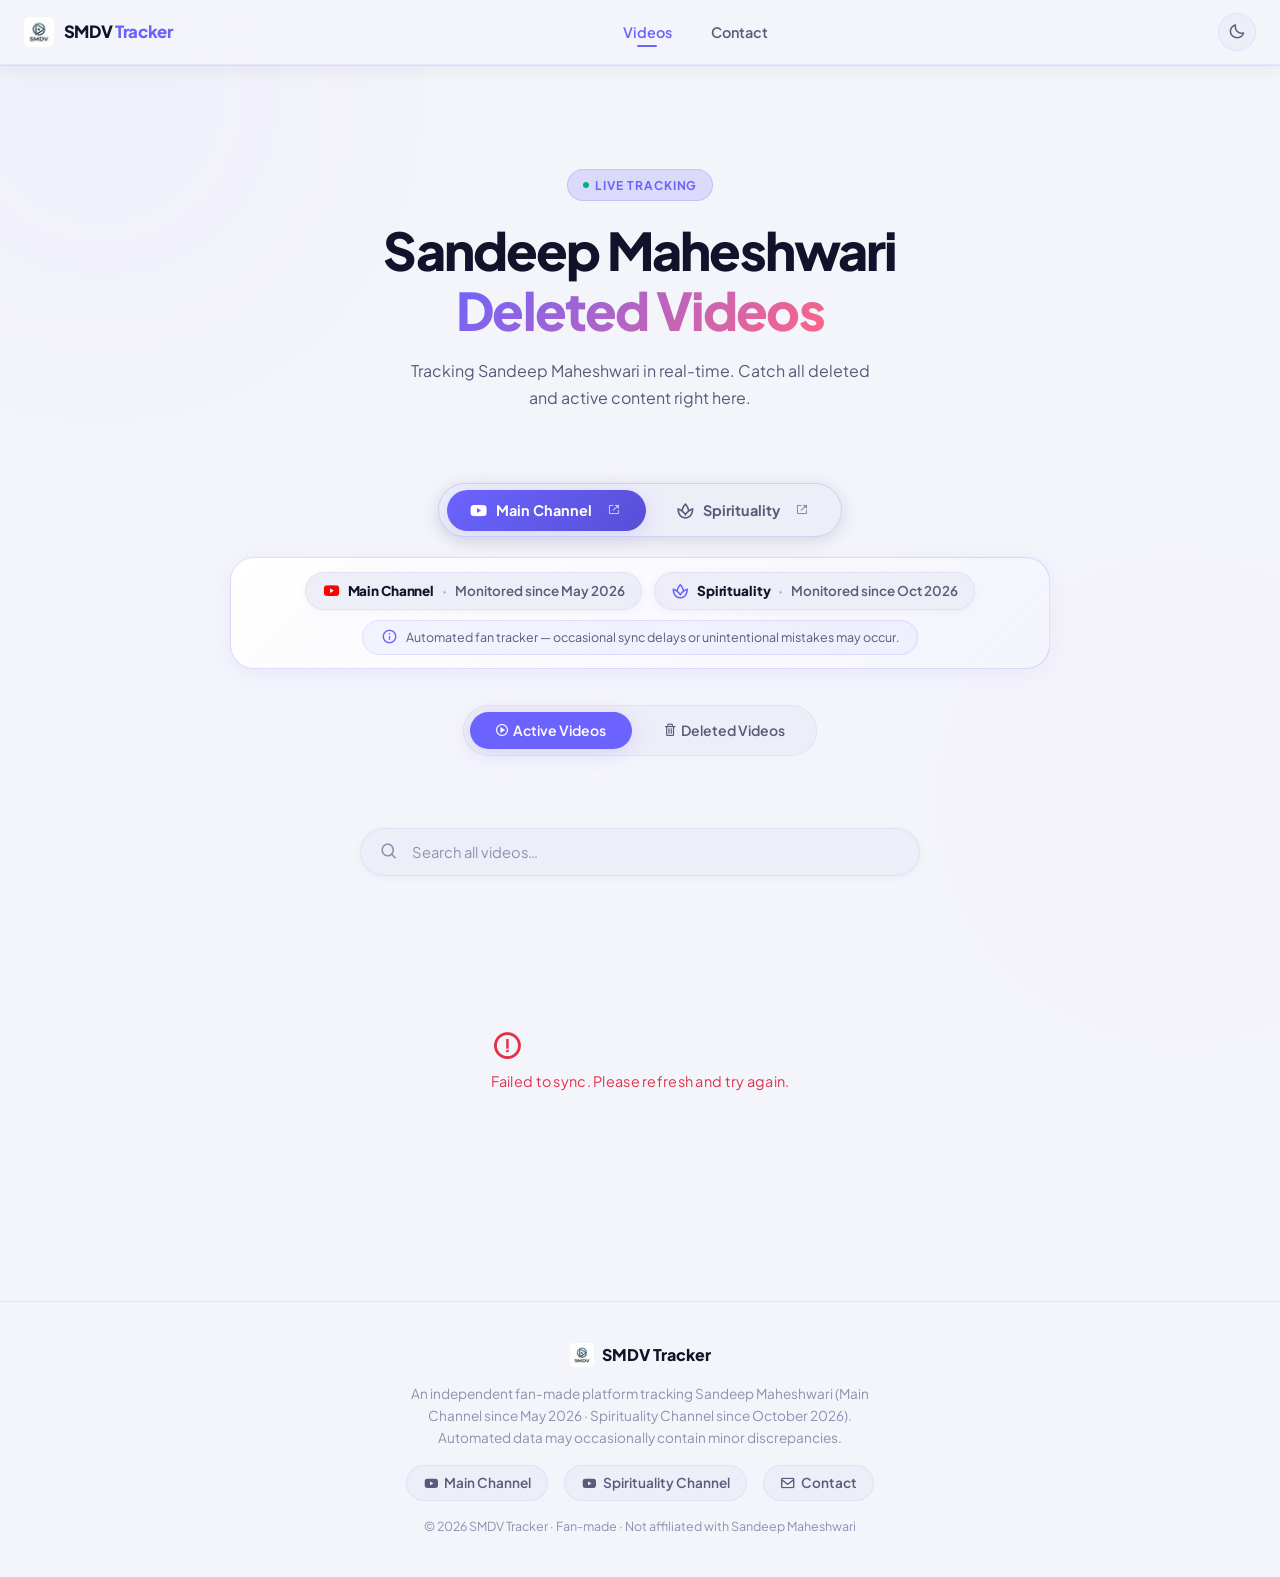
<file: docs/index.html>
<!DOCTYPE html>
<html lang="en" data-theme="light">

<head>
    <meta charset="UTF-8">
    <meta name="viewport" content="width=device-width, initial-scale=1.0">
    <title>SMDV Tracker | Sandeep Maheshwari Deleted Videos</title>
    <meta name="description"
        content="Track Sandeep Maheshwari's active and deleted YouTube videos in real-time. A fan-made platform to help you stay updated.">
    <meta name="theme-color" content="#f4f4fb">

    <!-- Fonts -->
    <link rel="preconnect" href="https://fonts.googleapis.com">
    <link rel="preconnect" href="https://fonts.gstatic.com" crossorigin>
    <link
        href="https://fonts.googleapis.com/css2?family=Inter:wght@400;600;700;800&family=Plus+Jakarta+Sans:wght@400;500;600;700;800;900&display=swap"
        rel="stylesheet">

    <!-- Icons -->
    <link href="https://unpkg.com/boxicons@2.1.4/css/boxicons.min.css" rel="stylesheet">

    <!-- Styles -->
    <link rel="stylesheet" href="css/style.css">

    <!-- Favicon -->
    <link rel="icon" type="image/png" href="images/logo.png">
</head>

<body>

    <!-- ░░ NAVBAR ░░ -->
    <nav class="navbar" role="navigation" aria-label="Main navigation">
        <div class="nav-container">
            <!-- Logo -->
            <a class="logo" href="#" id="logo-home" aria-label="SMDV Tracker Home">
                <img src="images/logo.png" alt="SMDV Logo">
                <span class="logo-text">SMDV <span>Tracker</span></span>
            </a>

            <!-- Desktop Nav Links -->
            <ul class="nav-links" role="list">
                <li><button class="nav-btn active" id="nav-videos" aria-current="page">Videos</button></li>
                <li><button class="nav-btn" id="nav-contact">Contact</button></li>
            </ul>

            <!-- Actions -->
            <div class="nav-actions">
                <button class="theme-toggle" id="theme-toggle" aria-label="Toggle dark/light mode">
                    <i class="bx bx-moon" id="theme-icon" aria-hidden="true"></i>
                </button>
                <!-- Hamburger (mobile) -->
                <button class="hamburger" id="hamburger" aria-label="Open menu" aria-expanded="false"
                    aria-controls="mobile-menu">
                    <span></span><span></span><span></span>
                </button>
            </div>
        </div>
    </nav>

    <!-- Mobile Menu -->
    <div class="mobile-menu" id="mobile-menu" role="menu">
        <button class="nav-btn active" id="mob-nav-videos" role="menuitem">Videos</button>
        <button class="nav-btn" id="mob-nav-contact" role="menuitem">Contact</button>
    </div>

    <!-- ░░ MAIN ░░ -->
    <main>
        <div class="container">

            <!-- ── VIDEOS SECTION ─────────────────────────────── -->
            <section id="section-videos" class="section active" aria-labelledby="videos-heading">

                <!-- Hero -->
                <header class="hero">
                    <div class="hero-badge" aria-label="Live tracking active">
                        <span class="dot" aria-hidden="true"></span>
                        Live Tracking
                    </div>
                    <h1 id="videos-heading">
                        Sandeep Maheshwari<br>
                        <span class="gradient-text">Deleted Videos</span>
                    </h1>
                    <p id="hero-subtitle">Tracking Sandeep Maheshwari in real-time. Catch all deleted and active content right here.</p>
                </header>

                <!-- Channel Switcher -->
                <div class="channel-switch-wrapper" role="tablist" aria-label="Select YouTube Channel">
                    <div class="channel-switcher">
                        <button class="channel-btn active" id="channel-btn-main" role="tab" aria-selected="true" data-channel="main">
                            <i class="bx bxl-youtube channel-icon" aria-hidden="true"></i>
                            <span>Main Channel</span>
                            <a href="https://www.youtube.com/@SandeepSeminars" target="_blank" rel="noopener noreferrer" class="channel-ext-link" title="Open @SandeepSeminars on YouTube" aria-label="Open Sandeep Seminars on YouTube" onclick="event.stopPropagation()">
                                <i class="bx bx-link-external"></i>
                            </a>
                        </button>
                        <button class="channel-btn" id="channel-btn-spirituality" role="tab" aria-selected="false" data-channel="spirituality">
                            <i class="bx bx-spa channel-icon" aria-hidden="true"></i>
                            <span>Spirituality</span>
                            <a href="https://www.youtube.com/@Sandeepmaheshwarispirituality" target="_blank" rel="noopener noreferrer" class="channel-ext-link" title="Open @Sandeepmaheshwarispirituality on YouTube" aria-label="Open Sandeep Maheshwari Spirituality on YouTube" onclick="event.stopPropagation()">
                                <i class="bx bx-link-external"></i>
                            </a>
                        </button>
                    </div>
                </div>

                <!-- Coverage Timeline & Accuracy Note -->
                <div class="coverage-bar" role="note" aria-label="Monitoring timeline and accuracy note">
                    <div class="coverage-pill-group">
                        <div class="coverage-pill">
                            <i class="bx bxl-youtube pill-channel-icon main-icon" aria-hidden="true"></i>
                            <span class="pill-name">Main Channel</span>
                            <span class="pill-divider">·</span>
                            <span class="pill-time">Monitored since May 2026</span>
                        </div>
                        <div class="coverage-pill">
                            <i class="bx bx-spa pill-channel-icon spirituality-icon" aria-hidden="true"></i>
                            <span class="pill-name">Spirituality</span>
                            <span class="pill-divider">·</span>
                            <span class="pill-time">Monitored since Oct 2026</span>
                        </div>
                    </div>
                    <div class="coverage-disclaimer">
                        <i class="bx bx-info-circle" aria-hidden="true"></i>
                        <span>Automated fan tracker — occasional sync delays or unintentional mistakes may occur.</span>
                    </div>
                </div>

                <!-- Tabs -->
                <div class="tabs-wrapper" role="tablist" aria-label="Video categories">
                    <div class="tabs">
                        <button class="tab-btn active" id="tab-active" role="tab" aria-selected="true"
                            aria-controls="video-grid">
                            <i class="bx bx-play-circle" aria-hidden="true"></i>&nbsp; Active Videos
                        </button>
                        <button class="tab-btn" id="tab-deleted" role="tab" aria-selected="false"
                            aria-controls="video-grid">
                            <i class="bx bx-trash" aria-hidden="true"></i>&nbsp; Deleted Videos
                        </button>
                    </div>
                </div>

                <!-- Stats -->
                <div class="stats-overview" id="stats-overview" aria-live="polite">
                    <!-- Injected by JS -->
                </div>

                <!-- Search -->
                <div class="search-wrapper">
                    <div class="search-box">
                        <i class="bx bx-search" aria-hidden="true"></i>
                        <input type="search" id="search-input" placeholder="Search all videos…" autocomplete="off"
                            aria-label="Search videos">
                        <button class="search-clear" id="search-clear" aria-label="Clear search" style="display:none;">
                            <i class="bx bx-x"></i>
                        </button>
                    </div>
                    <p class="search-hint" id="search-hint" aria-live="polite"></p>
                </div>

                <!-- Loading -->
                <div class="loading" id="loading" role="status" aria-label="Loading videos">
                    <div class="spinner" aria-hidden="true"></div>
                    <p>Syncing with database…</p>
                </div>

                <!-- Grid -->
                <div class="grid" id="video-grid" role="tabpanel" aria-live="polite">
                    <!-- Injected by JS -->
                </div>

            </section>

            <!-- ── CONTACT SECTION ────────────────────────────── -->
            <section id="section-contact" class="section" aria-labelledby="contact-heading">

                <header class="contact-hero">
                    <h1 id="contact-heading">Get in Touch</h1>
                    <p>Independent fan-created platform. Built with respect, transparency, and admiration.</p>
                    <!-- Tracking since badge -->
                    <div class="tracking-since-badge">
                        <i class="bx bx-calendar-check" aria-hidden="true"></i>
                        <span class="track-channel-item">Main Channel: <strong>May 2026</strong></span>
                        <span class="track-channel-divider" aria-hidden="true">·</span>
                        <span class="track-channel-item">Spirituality: <strong>October 2026</strong></span>
                    </div>
                </header>

                <div class="contact-card">

                    <p>Welcome to the official contact page of this independent fan-created platform dedicated to
                        tracking and organizing videos from the <strong style="color:var(--text-primary)">Sandeep
                            Maheshwari</strong> YouTube channel.</p>

                    <p>This website has been developed purely out of admiration, respect, and appreciation for the
                        valuable content shared by Sandeep Maheshwari Sir over the years. As a long-time follower and
                        supporter, I created this platform to make it easier for viewers to track, discover, and stay
                        updated with videos from the channel.</p>

                    <h3>Purpose of This Website</h3>
                    <ul>
                        <li>Track newly uploaded videos from the channel</li>
                        <li>Maintain an organized archive of content</li>
                        <li>Help viewers easily discover motivational and educational videos</li>
                        <li>Create a better browsing and tracking experience for fans</li>
                    </ul>
                    <p>This project is built with the intention of serving the community of viewers who regularly follow
                        Sandeep Maheshwari Sir's content and teachings.</p>

                    <h3>Transparency &amp; Disclaimer</h3>
                    <ul>
                        <li>This website is an independent fan-made project</li>
                        <li>Automated tracking system — unintentional sync delays, false alerts, or mistakes may occasionally occur</li>
                        <li>Zero intention of earning money from the content</li>
                        <li>Not created for scams, fraud, impersonation, or misleading activities</li>
                        <li>I do not claim ownership of any original video, audio, or branding</li>
                        <li>All rights to original content belong to their respective owners</li>
                        <li>Created solely for informational and tracking purposes as a fan initiative</li>
                    </ul>
                    <p>Respecting creators and maintaining transparency is extremely important to me.</p>

                    <h3>Not Affiliated With the Official Channel</h3>
                    <p>This website is not officially affiliated with, endorsed by, or managed by Sandeep Maheshwari Sir
                        or his official team. If any official representative has concerns, I will fully cooperate and
                        take immediate action wherever necessary.</p>

                    <h3>Privacy &amp; User Trust</h3>
                    <ul>
                        <li>No misleading claims</li>
                        <li>No fake promotions</li>
                        <li>No spam activity</li>
                        <li>No hidden scams</li>
                        <li>No misuse of visitor data</li>
                    </ul>

                    <h3>Contact Me</h3>
                    <p>For issues, suggestions, feedback, corrections, or copyright concerns:</p>
                    <div class="contact-email-block">
                        <i class="bx bx-envelope" aria-hidden="true"></i>
                        <a href="mailto:smdeletedvideos@gmail.com">smdeletedvideos@gmail.com</a>
                    </div>

                    <hr class="contact-divider">

                    <!-- Monitoring Timeline & Accuracy Showcase Card -->
                    <div class="accuracy-showcase-card">
                        <div class="showcase-header">
                            <div class="showcase-badge">
                                <span class="badge-dot" aria-hidden="true"></span>
                                <span>Platform Transparency</span>
                            </div>
                            <h3 class="showcase-title">Monitoring Timeline &amp; System Accuracy</h3>
                        </div>

                        <div class="showcase-channels-grid">
                            <div class="channel-track-card track-main">
                                <div class="track-card-header">
                                    <div class="track-icon"><i class="bx bxl-youtube"></i></div>
                                    <span class="track-status-pill">Active Live Sync</span>
                                </div>
                                <h4 class="track-name">Main Channel</h4>
                                <div class="track-since-chip">
                                    <span class="chip-caption">Monitored Since</span>
                                    <strong class="chip-val">May 2026</strong>
                                </div>
                                <p class="track-note">24/7 autonomous monitoring of uploads, visibility changes, and deleted content.</p>
                            </div>

                            <div class="channel-track-card track-spirituality">
                                <div class="track-card-header">
                                    <div class="track-icon"><i class="bx bx-spa"></i></div>
                                    <span class="track-status-pill">Active Live Sync</span>
                                </div>
                                <h4 class="track-name">Spirituality Channel</h4>
                                <div class="track-since-chip">
                                    <span class="chip-caption">Monitored Since</span>
                                    <strong class="chip-val">October 2026</strong>
                                </div>
                                <p class="track-note">Continuous indexing of spiritual discourses, camp sessions, and deleted archives.</p>
                            </div>
                        </div>

                        <div class="showcase-accuracy-notice">
                            <div class="notice-icon-box">
                                <i class="bx bx-info-circle"></i>
                            </div>
                            <div class="notice-content">
                                <strong>System Accuracy &amp; Honest Disclaimer</strong>
                                <p>Because this platform is an automated, fan-operated monitoring tool, minor delays or mistakes can occasionally happen. If you ever spot any missing video, incorrect status, or discrepancy, please reach out via email below — corrections are made promptly!</p>
                            </div>
                        </div>
                    </div>

                    <p class="contact-footer-note">
                        I genuinely appreciate every visitor and fellow fan who uses this platform.<br>
                        <em>Thank you for your support — built with ❤️ and respect.</em>
                    </p>

                </div>
            </section>

        </div><!-- /.container -->
    </main>

    <!-- ░░ FOOTER ░░ -->
    <footer class="site-footer">
        <div class="footer-inner">
            <div class="footer-brand">
                <img src="images/logo.png" alt="SMDV Logo" class="footer-logo">
                <span>SMDV Tracker</span>
            </div>
            <p class="footer-desc">An independent fan-made platform tracking Sandeep Maheshwari (Main Channel since May 2026 · Spirituality Channel since October 2026). Automated data may occasionally contain minor discrepancies.</p>
            <div class="footer-links">
                <a href="https://www.youtube.com/@SandeepSeminars" target="_blank" rel="noopener noreferrer">
                    <i class="bx bxl-youtube"></i> Main Channel
                </a>
                <a href="https://www.youtube.com/@Sandeepmaheshwarispirituality" target="_blank" rel="noopener noreferrer">
                    <i class="bx bxl-youtube"></i> Spirituality Channel
                </a>
                <a href="mailto:smdeletedvideos@gmail.com">
                    <i class="bx bx-envelope"></i> Contact
                </a>
            </div>
            <p class="footer-copy">© 2026 SMDV Tracker · Fan-made · Not affiliated with Sandeep Maheshwari</p>
        </div>
    </footer>

    <!-- Scroll to Top -->
    <button class="scroll-top" id="scroll-top" aria-label="Scroll to top">
        <i class="bx bx-chevron-up"></i>
    </button>

    <!-- ░░ MODAL ░░ -->
    <div id="video-modal" class="modal" role="dialog" aria-modal="true" aria-labelledby="modal-title">
        <div class="modal-content">
            <button class="close-modal" id="close-modal-btn" aria-label="Close modal">
                <i class="bx bx-x" aria-hidden="true"></i>
            </button>
            <div id="modal-body">
                <!-- Injected by JS -->
            </div>
        </div>
    </div>

    <script src="js/app.js"></script>
</body>

</html>
</file>
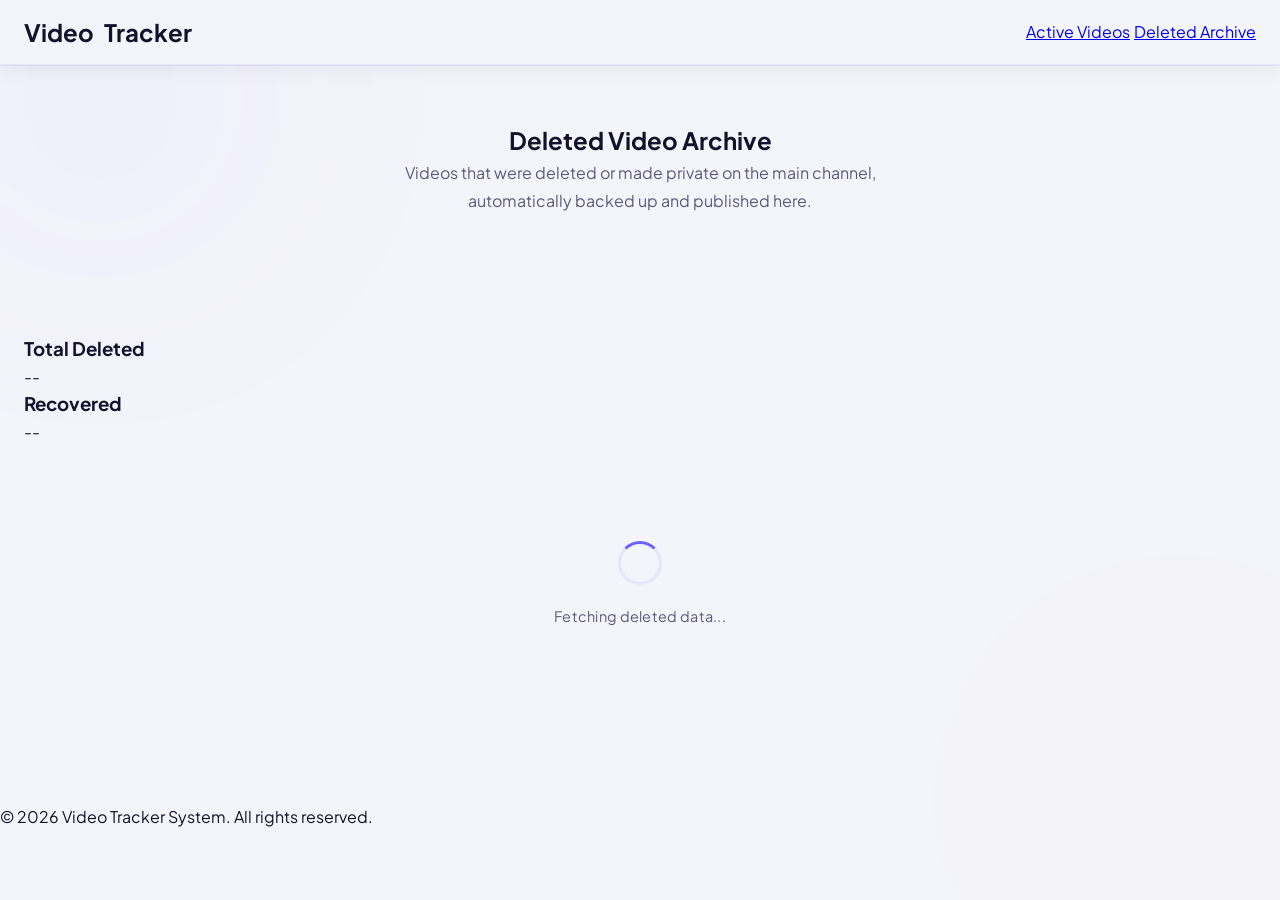
<file: docs/deleted.html>
<!DOCTYPE html>
<html lang="en">
<head>
    <meta charset="UTF-8">
    <meta name="viewport" content="width=device-width, initial-scale=1.0">
    <title>Deleted Videos Archive</title>
    <meta name="description" content="Archive of deleted videos from the main channel, now public.">
    <link rel="preconnect" href="https://fonts.googleapis.com">
    <link rel="preconnect" href="https://fonts.gstatic.com" crossorigin>
    <link href="https://fonts.googleapis.com/css2?family=Outfit:wght@300;400;600;800&display=swap" rel="stylesheet">
    <link rel="stylesheet" href="css/style.css">
</head>
<body>
    <nav class="navbar">
        <div class="nav-container">
            <h1 class="logo">Video<span>Tracker</span></h1>
            <ul class="nav-links">
                <li><a href="index.html">Active Videos</a></li>
                <li><a href="deleted.html" class="active">Deleted Archive</a></li>
            </ul>
        </div>
    </nav>

    <header class="hero hero-danger">
        <div class="hero-content">
            <h2>Deleted Video Archive</h2>
            <p>Videos that were deleted or made private on the main channel, automatically backed up and published here.</p>
        </div>
    </header>

    <main class="container">
        <div class="stats-bar" id="stats-bar">
            <div class="stat-box">
                <h3>Total Deleted</h3>
                <p id="total-deleted">--</p>
            </div>
            <div class="stat-box danger">
                <h3>Recovered</h3>
                <p id="total-recovered">--</p>
            </div>
        </div>

        <div class="loading" id="loading">
            <div class="spinner"></div>
            <p>Fetching deleted data...</p>
        </div>

        <div class="grid" id="deleted-grid">
            <!-- Deleted Videos will be dynamically injected here -->
        </div>
    </main>

    <footer>
        <p>&copy; 2026 Video Tracker System. All rights reserved.</p>
    </footer>

    <script src="js/app.js"></script>
    <script>
        document.addEventListener('DOMContentLoaded', () => {
            fetchDeletedVideos();
        });
    </script>
</body>
</html>
</file>
<file: docs/css/style.css>
/* ============================================================
   SMDV Tracker — Premium Redesign
   Modern · Minimal · Responsive
   ============================================================ */

@import url('https://fonts.googleapis.com/css2?family=Inter:wght@300;400;500;600;700;800;900&family=Plus+Jakarta+Sans:wght@400;500;600;700;800&display=swap');

/* ── Design Tokens ────────────────────────────────────────── */
:root {
    /* Dark theme (default) */
    --bg-main:        #070710;
    --bg-nav:         rgba(7,7,16,0.82);
    --bg-card:        #0f0f1e;
    --bg-card-hover:  #13132a;
    --bg-surface:     #12121f;

    --text-primary:   #f0f0ff;
    --text-secondary: #8888aa;
    --text-muted:     #55556a;

    --accent:         #6c63ff;
    --accent-2:       #ff6584;
    --accent-glow:    rgba(108,99,255,0.35);
    --accent-hover:   #574fd6;

    --border:         rgba(108,99,255,0.12);
    --border-strong:  rgba(108,99,255,0.28);

    --danger:         #ff4f6a;
    --danger-bg:      rgba(255,79,106,0.12);
    --success:        #00e5a0;

    --radius-sm:      0.5rem;
    --radius:         0.875rem;
    --radius-lg:      1.5rem;
    --radius-xl:      2rem;

    --shadow-card:    0 4px 24px rgba(0,0,0,0.45);
    --shadow-hover:   0 12px 48px rgba(108,99,255,0.25);
    --shadow-nav:     0 1px 0 rgba(108,99,255,0.12), 0 4px 24px rgba(0,0,0,0.4);

    --transition:     all 0.3s cubic-bezier(0.4,0,0.2,1);
    --transition-fast:all 0.18s cubic-bezier(0.4,0,0.2,1);
}

[data-theme="light"] {
    --bg-main:        #f4f4fb;
    --bg-nav:         rgba(244,244,251,0.88);
    --bg-card:        #ffffff;
    --bg-card-hover:  #f0f0ff;
    --bg-surface:     #eeeef8;

    --text-primary:   #12122a;
    --text-secondary: #5a5a7a;
    --text-muted:     #9090b0;

    --accent:         #6c63ff;
    --accent-glow:    rgba(108,99,255,0.18);
    --accent-hover:   #574fd6;

    --border:         rgba(108,99,255,0.1);
    --border-strong:  rgba(108,99,255,0.22);

    --danger:         #e0334a;
    --danger-bg:      rgba(224,51,74,0.09);
    --success:        #00b37a;

    --shadow-card:    0 2px 16px rgba(108,99,255,0.1);
    --shadow-hover:   0 8px 32px rgba(108,99,255,0.18);
    --shadow-nav:     0 1px 0 rgba(108,99,255,0.1), 0 4px 20px rgba(0,0,0,0.06);
}

/* ── Reset & Base ─────────────────────────────────────────── */
*,*::before,*::after { margin:0; padding:0; box-sizing:border-box; }

html { scroll-behavior: smooth; }

body {
    font-family: 'Plus Jakarta Sans', 'Inter', sans-serif;
    background-color: var(--bg-main);
    color: var(--text-primary);
    line-height: 1.6;
    min-height: 100vh;
    transition: background-color 0.4s ease, color 0.4s ease;
    -webkit-font-smoothing: antialiased;
}

/* Ambient background blobs (dark only) */
body::before,
body::after {
    content: '';
    position: fixed;
    border-radius: 50%;
    filter: blur(120px);
    pointer-events: none;
    z-index: 0;
    transition: opacity 0.4s ease;
}
body::before {
    width: 600px; height: 600px;
    background: radial-gradient(circle, rgba(108,99,255,0.12) 0%, transparent 70%);
    top: -200px; left: -200px;
}
body::after {
    width: 500px; height: 500px;
    background: radial-gradient(circle, rgba(255,101,132,0.08) 0%, transparent 70%);
    bottom: -150px; right: -150px;
}
[data-theme="light"] body::before,
[data-theme="light"] body::after { opacity: 0.4; }

/* ── Navbar ───────────────────────────────────────────────── */
.navbar {
    position: sticky;
    top: 0;
    z-index: 200;
    background: var(--bg-nav);
    backdrop-filter: blur(20px) saturate(180%);
    -webkit-backdrop-filter: blur(20px) saturate(180%);
    box-shadow: var(--shadow-nav);
    border-bottom: 1px solid var(--border);
    transition: var(--transition);
}

.nav-container {
    max-width: 1280px;
    margin: 0 auto;
    padding: 0 1.5rem;
    height: 64px;
    display: flex;
    align-items: center;
    justify-content: space-between;
    gap: 1rem;
}

.logo {
    display: flex;
    align-items: center;
    gap: 0.6rem;
    text-decoration: none;
    flex-shrink: 0;
}

.logo img {
    height: 30px;
    width: auto;
    border-radius: 6px;
}

.logo-text {
    font-size: 1.05rem;
    font-weight: 800;
    color: var(--text-primary);
    letter-spacing: -0.02em;
    white-space: nowrap;
}

.logo-text span {
    color: var(--accent);
}

.nav-links {
    display: flex;
    list-style: none;
    gap: 0.25rem;
    align-items: center;
}

.nav-btn {
    background: none;
    border: none;
    color: var(--text-secondary);
    font-family: inherit;
    font-size: 0.9rem;
    font-weight: 600;
    cursor: pointer;
    padding: 0.5rem 1.1rem;
    border-radius: var(--radius-sm);
    transition: var(--transition-fast);
    position: relative;
    white-space: nowrap;
}

.nav-btn::after {
    content: '';
    position: absolute;
    bottom: 2px;
    left: 50%;
    transform: translateX(-50%) scaleX(0);
    width: 20px;
    height: 2px;
    background: var(--accent);
    border-radius: 2px;
    transition: transform 0.25s ease;
}

.nav-btn:hover { color: var(--text-primary); }
.nav-btn.active {
    color: var(--accent);
}
.nav-btn.active::after {
    transform: translateX(-50%) scaleX(1);
}

.nav-actions { display: flex; align-items: center; gap: 0.5rem; }

.theme-toggle {
    background: var(--bg-surface);
    border: 1px solid var(--border);
    color: var(--text-secondary);
    font-size: 1.1rem;
    cursor: pointer;
    transition: var(--transition-fast);
    display: flex;
    align-items: center;
    justify-content: center;
    width: 38px;
    height: 38px;
    border-radius: 50%;
}
.theme-toggle:hover {
    background: var(--border-strong);
    color: var(--text-primary);
    transform: rotate(15deg);
}

/* ── Mobile Hamburger ────────────────────────────────────── */
.hamburger {
    display: none;
    flex-direction: column;
    gap: 5px;
    background: none;
    border: none;
    cursor: pointer;
    padding: 6px;
    border-radius: var(--radius-sm);
}
.hamburger span {
    display: block;
    width: 22px;
    height: 2px;
    background: var(--text-primary);
    border-radius: 2px;
    transition: var(--transition-fast);
}
.hamburger.open span:nth-child(1) { transform: translateY(7px) rotate(45deg); }
.hamburger.open span:nth-child(2) { opacity: 0; }
.hamburger.open span:nth-child(3) { transform: translateY(-7px) rotate(-45deg); }

.mobile-menu {
    display: none;
    position: fixed;
    top: 64px;
    left: 0;
    right: 0;
    background: var(--bg-nav);
    backdrop-filter: blur(20px);
    -webkit-backdrop-filter: blur(20px);
    border-bottom: 1px solid var(--border);
    padding: 1rem 1.5rem 1.5rem;
    z-index: 199;
    flex-direction: column;
    gap: 0.5rem;
    animation: slideDown 0.2s ease;
}
.mobile-menu.open { display: flex; }
.mobile-menu .nav-btn {
    text-align: left;
    padding: 0.75rem 1rem;
    font-size: 1rem;
    border-radius: var(--radius-sm);
    width: 100%;
}
.mobile-menu .nav-btn.active {
    background: var(--accent-glow);
    color: var(--accent);
}

@keyframes slideDown {
    from { opacity:0; transform: translateY(-8px); }
    to   { opacity:1; transform: translateY(0); }
}

/* ── Main Layout ──────────────────────────────────────────── */
main {
    position: relative;
    z-index: 1;
}

.container {
    max-width: 1280px;
    margin: 0 auto;
    padding: 3rem 1.5rem 5rem;
}

.section {
    display: none;
    animation: sectionFadeIn 0.4s ease forwards;
}
.section.active { display: block; }

@keyframes sectionFadeIn {
    from { opacity:0; transform: translateY(16px); }
    to   { opacity:1; transform: translateY(0); }
}

/* ── Hero Header ─────────────────────────────────────────── */
.hero {
    text-align: center;
    padding: 3.5rem 1rem 2rem;
    max-width: 680px;
    margin: 0 auto 2.5rem;
}

.hero-badge {
    display: inline-flex;
    align-items: center;
    gap: 0.4rem;
    background: var(--accent-glow);
    border: 1px solid var(--border-strong);
    color: var(--accent);
    font-size: 0.75rem;
    font-weight: 700;
    letter-spacing: 0.08em;
    text-transform: uppercase;
    padding: 0.35rem 0.9rem;
    border-radius: 2rem;
    margin-bottom: 1.25rem;
}

.hero-badge .dot {
    width: 6px;
    height: 6px;
    background: var(--success);
    border-radius: 50%;
    animation: pulse-dot 2s infinite;
}

@keyframes pulse-dot {
    0%,100% { opacity:1; transform:scale(1); }
    50%      { opacity:0.5; transform:scale(0.7); }
}

.hero h1 {
    font-size: clamp(2rem, 5vw, 3.25rem);
    font-weight: 900;
    line-height: 1.15;
    letter-spacing: -0.035em;
    color: var(--text-primary);
    margin-bottom: 1rem;
}

.hero h1 .gradient-text {
    background: linear-gradient(135deg, var(--accent) 0%, var(--accent-2) 100%);
    -webkit-background-clip: text;
    -webkit-text-fill-color: transparent;
    background-clip: text;
}

.hero p {
    font-size: 1rem;
    color: var(--text-secondary);
    max-width: 480px;
    margin: 0 auto;
    line-height: 1.7;
}

/* ── Channel Switcher ─────────────────────────────────────── */
.channel-switch-wrapper {
    display: flex;
    justify-content: center;
    margin-bottom: 1.25rem;
}

.channel-switcher {
    display: inline-flex;
    gap: 0.5rem;
    background: var(--bg-surface);
    border: 1px solid var(--border-strong);
    padding: 0.35rem 0.45rem;
    border-radius: 3rem;
    box-shadow: 0 4px 20px rgba(0, 0, 0, 0.12);
}

.channel-btn {
    display: inline-flex;
    align-items: center;
    gap: 0.5rem;
    background: transparent;
    border: none;
    color: var(--text-secondary);
    font-family: inherit;
    font-size: 0.9rem;
    font-weight: 700;
    cursor: pointer;
    padding: 0.65rem 1.4rem;
    border-radius: 2.5rem;
    transition: var(--transition);
    white-space: nowrap;
}

.channel-btn:hover {
    color: var(--text-primary);
    background: rgba(108, 99, 255, 0.08);
}

.channel-btn.active {
    background: linear-gradient(135deg, var(--accent) 0%, var(--accent-hover) 100%);
    color: #fff;
    box-shadow: 0 4px 20px var(--accent-glow);
}

.channel-btn .channel-icon {
    font-size: 1.2rem;
    color: inherit;
}

.channel-btn .channel-ext-link {
    display: inline-flex;
    align-items: center;
    justify-content: center;
    width: 20px;
    height: 20px;
    border-radius: 50%;
    color: inherit;
    opacity: 0.65;
    margin-left: 0.2rem;
    font-size: 0.8rem;
    transition: var(--transition-fast);
    text-decoration: none;
}

.channel-btn .channel-ext-link:hover {
    opacity: 1;
    transform: scale(1.2);
    background: rgba(255, 255, 255, 0.22);
}

/* ── Premium Coverage Bar ──────────────────────────────────── */
.coverage-bar {
    display: flex;
    flex-direction: column;
    align-items: center;
    gap: 0.65rem;
    margin: 0 auto 2.25rem;
    max-width: 820px;
    padding: 0.85rem 1.4rem;
    background: linear-gradient(135deg, rgba(255, 255, 255, 0.04) 0%, rgba(255, 255, 255, 0.01) 100%);
    border: 1px solid var(--border-strong);
    border-radius: var(--radius-lg);
    box-shadow: 0 4px 24px rgba(0, 0, 0, 0.15);
    backdrop-filter: blur(12px);
    -webkit-backdrop-filter: blur(12px);
    text-align: center;
    position: relative;
}

[data-theme="light"] .coverage-bar {
    background: linear-gradient(135deg, rgba(255, 255, 255, 0.95), rgba(244, 244, 255, 0.7));
    box-shadow: 0 4px 20px rgba(108, 99, 255, 0.08);
}

.coverage-pill-group {
    display: flex;
    align-items: center;
    justify-content: center;
    gap: 0.75rem;
    flex-wrap: wrap;
}

.coverage-pill {
    display: inline-flex;
    align-items: center;
    gap: 0.5rem;
    background: var(--bg-surface);
    border: 1px solid var(--border);
    padding: 0.45rem 1rem;
    border-radius: 2rem;
    font-size: 0.84rem;
    transition: var(--transition-fast);
    box-shadow: 0 2px 8px rgba(0, 0, 0, 0.04);
}

.coverage-pill:hover {
    border-color: var(--accent);
    transform: translateY(-1px);
    box-shadow: 0 4px 14px var(--accent-glow);
}

.pill-channel-icon {
    font-size: 1.15rem;
    flex-shrink: 0;
    display: inline-flex;
    align-items: center;
    justify-content: center;
}

.pill-channel-icon.main-icon {
    color: #ff0000;
}

.pill-channel-icon.spirituality-icon {
    color: var(--accent);
}

.pill-name {
    font-weight: 800;
    color: var(--text-primary);
    letter-spacing: -0.01em;
}

.pill-divider {
    color: var(--text-muted);
    font-weight: 700;
}

.pill-time {
    color: var(--text-secondary);
    font-weight: 600;
}

.coverage-disclaimer {
    display: inline-flex;
    align-items: center;
    justify-content: center;
    gap: 0.5rem;
    font-size: 0.78rem;
    color: var(--text-secondary);
    line-height: 1.45;
    background: rgba(108, 99, 255, 0.05);
    border: 1px solid rgba(108, 99, 255, 0.12);
    padding: 0.45rem 1.1rem;
    border-radius: 2rem;
    transition: var(--transition-fast);
}

[data-theme="light"] .coverage-disclaimer {
    background: rgba(108, 99, 255, 0.06);
    border-color: rgba(108, 99, 255, 0.15);
}

.coverage-disclaimer i {
    color: var(--accent);
    font-size: 1.05rem;
    flex-shrink: 0;
}

/* ── Tabs ─────────────────────────────────────────────────── */
.tabs-wrapper {
    display: flex;
    justify-content: center;
    margin-bottom: 2rem;
}

.tabs {
    display: inline-flex;
    gap: 0.35rem;
    background: var(--bg-surface);
    border: 1px solid var(--border);
    padding: 0.35rem;
    border-radius: 3rem;
}

.tab-btn {
    background: none;
    border: none;
    color: var(--text-secondary);
    font-family: inherit;
    font-size: 0.875rem;
    font-weight: 600;
    cursor: pointer;
    padding: 0.6rem 1.6rem;
    border-radius: 2.5rem;
    transition: var(--transition);
    white-space: nowrap;
}
.tab-btn:hover { color: var(--text-primary); }
.tab-btn.active {
    background: var(--accent);
    color: #fff;
    box-shadow: 0 4px 20px var(--accent-glow);
}

/* ── Stats Bar ────────────────────────────────────────────── */
.stats-overview {
    display: flex;
    justify-content: center;
    gap: 1rem;
    flex-wrap: wrap;
    margin-bottom: 2.5rem;
}

.stat-item {
    display: flex;
    align-items: center;
    gap: 0.5rem;
    background: var(--bg-surface);
    border: 1px solid var(--border);
    padding: 0.5rem 1.1rem;
    border-radius: 2rem;
    font-size: 0.82rem;
    color: var(--text-secondary);
    font-weight: 500;
}
.stat-item i { font-size: 1rem; color: var(--accent); }
.stat-item strong { color: var(--text-primary); font-weight: 700; }

/* ── Loading ──────────────────────────────────────────────── */
.loading {
    display: flex;
    flex-direction: column;
    align-items: center;
    justify-content: center;
    padding: 6rem 0;
    gap: 1.25rem;
    color: var(--text-secondary);
}

.spinner {
    width: 44px;
    height: 44px;
    border: 3px solid var(--border);
    border-top-color: var(--accent);
    border-radius: 50%;
    animation: spin 0.9s linear infinite;
}
@keyframes spin { to { transform: rotate(360deg); } }

.loading p {
    font-size: 0.9rem;
    letter-spacing: 0.02em;
}

/* ── Video Grid ───────────────────────────────────────────── */
.grid {
    display: grid;
    grid-template-columns: repeat(auto-fill, minmax(300px, 1fr));
    gap: 1.25rem;
}

/* ── Card ─────────────────────────────────────────────────── */
.card {
    background: var(--bg-card);
    border: 1px solid var(--border);
    border-radius: var(--radius-lg);
    overflow: hidden;
    cursor: pointer;
    display: flex;
    flex-direction: column;
    transition: var(--transition);
    box-shadow: var(--shadow-card);
    position: relative;
}

.card::before {
    content: '';
    position: absolute;
    inset: 0;
    border-radius: var(--radius-lg);
    background: linear-gradient(135deg, var(--accent-glow), transparent 60%);
    opacity: 0;
    transition: opacity 0.3s ease;
    pointer-events: none;
    z-index: 0;
}

.card:hover {
    transform: translateY(-6px) scale(1.01);
    border-color: var(--border-strong);
    box-shadow: var(--shadow-hover);
}
.card:hover::before { opacity: 1; }

/* Thumbnail */
.thumbnail-container {
    position: relative;
    width: 100%;
    aspect-ratio: 16 / 9;
    background: var(--bg-surface);
    overflow: hidden;
    flex-shrink: 0;
}

.thumbnail-container img {
    width: 100%;
    height: 100%;
    object-fit: cover;
    transition: transform 0.55s cubic-bezier(0.4,0,0.2,1);
    display: block;
}
.card:hover .thumbnail-container img { transform: scale(1.07); }

/* Duration / overlay pill */
.thumb-pill {
    position: absolute;
    bottom: 8px;
    right: 10px;
    background: rgba(0,0,0,0.72);
    color: #fff;
    font-size: 0.7rem;
    font-weight: 700;
    padding: 2px 7px;
    border-radius: 4px;
    letter-spacing: 0.04em;
    backdrop-filter: blur(4px);
}

/* Play overlay */
.play-overlay {
    position: absolute;
    inset: 0;
    background: linear-gradient(to top, rgba(0,0,0,0.5) 0%, rgba(0,0,0,0.1) 100%);
    display: flex;
    align-items: center;
    justify-content: center;
    opacity: 0;
    transition: opacity 0.3s ease;
}

.play-btn {
    width: 54px;
    height: 54px;
    background: var(--accent);
    border-radius: 50%;
    display: flex;
    align-items: center;
    justify-content: center;
    color: #fff;
    font-size: 1.6rem;
    padding-left: 4px;
    transform: scale(0.75);
    transition: transform 0.3s cubic-bezier(0.175,0.885,0.32,1.275);
    box-shadow: 0 0 32px var(--accent-glow);
}

.card:hover .play-overlay { opacity: 1; }
.card:hover .play-btn { transform: scale(1); }

/* Card body */
.card-content {
    padding: 1.1rem 1.25rem 1.25rem;
    flex: 1;
    display: flex;
    flex-direction: column;
    gap: 0.6rem;
    position: relative;
    z-index: 1;
}

.card-title {
    font-size: 0.95rem;
    font-weight: 700;
    color: var(--text-primary);
    display: -webkit-box;
    -webkit-line-clamp: 2;
    -webkit-box-orient: vertical;
    overflow: hidden;
    line-height: 1.5;
    letter-spacing: -0.01em;
}

.card-meta {
    margin-top: auto;
    display: flex;
    align-items: center;
    justify-content: space-between;
    gap: 0.5rem;
}

.card-date {
    font-size: 0.78rem;
    color: var(--text-muted);
    display: flex;
    align-items: center;
    gap: 0.3rem;
}
.card-date i { font-size: 0.85rem; }

/* Badge */
.badge {
    display: inline-flex;
    align-items: center;
    gap: 0.3rem;
    padding: 0.22rem 0.65rem;
    border-radius: 2rem;
    font-size: 0.72rem;
    font-weight: 700;
    letter-spacing: 0.04em;
    text-transform: uppercase;
}
.badge.deleted {
    color: var(--danger);
    background: var(--danger-bg);
    border: 1px solid rgba(255,79,106,0.2);
}

/* ── Modal ────────────────────────────────────────────────── */
.modal {
    display: none;
    position: fixed;
    z-index: 1000;
    inset: 0;
    background: rgba(0,0,0,0.7);
    backdrop-filter: blur(8px);
    -webkit-backdrop-filter: blur(8px);
    align-items: center;
    justify-content: center;
    padding: 1rem;
}
.modal.active { display: flex; }

.modal-content {
    background: var(--bg-card);
    border: 1px solid var(--border-strong);
    border-radius: var(--radius-lg);
    width: 100%;
    max-width: 560px;
    padding: 2rem;
    position: relative;
    box-shadow: 0 24px 64px rgba(0,0,0,0.55), 0 0 0 1px var(--border);
    animation: modalPop 0.3s cubic-bezier(0.175,0.885,0.32,1.275);
}

@keyframes modalPop {
    from { transform: scale(0.88) translateY(20px); opacity: 0; }
    to   { transform: scale(1) translateY(0); opacity: 1; }
}

.close-modal {
    position: absolute;
    top: 1rem;
    right: 1.25rem;
    background: var(--bg-surface);
    border: 1px solid var(--border);
    border-radius: 50%;
    width: 32px;
    height: 32px;
    display: flex;
    align-items: center;
    justify-content: center;
    color: var(--text-secondary);
    font-size: 1.2rem;
    cursor: pointer;
    transition: var(--transition-fast);
    line-height: 1;
}
.close-modal:hover { background: var(--danger-bg); color: var(--danger); border-color: var(--danger); }

.modal-body-content { display: flex; flex-direction: column; gap: 1rem; }

.modal-body-content h2 {
    font-size: 1.2rem;
    font-weight: 800;
    color: var(--text-primary);
    padding-right: 2.5rem;
    line-height: 1.4;
    letter-spacing: -0.02em;
}

.detail-row {
    display: flex;
    justify-content: space-between;
    align-items: center;
    gap: 1rem;
    padding: 0.65rem 0;
    border-bottom: 1px solid var(--border);
    font-size: 0.875rem;
}
.detail-row:last-of-type { border-bottom: none; }
.detail-row span:first-child { color: var(--text-muted); font-weight: 500; }
.detail-row span:last-child  { color: var(--text-primary); font-weight: 600; text-align: right; }

.btn-watch {
    display: inline-flex;
    align-items: center;
    justify-content: center;
    gap: 0.5rem;
    margin-top: 0.75rem;
    padding: 0.75rem 1.5rem;
    background: linear-gradient(135deg, var(--accent), #8b5cf6);
    color: #fff;
    text-align: center;
    border-radius: var(--radius);
    text-decoration: none;
    font-weight: 700;
    font-size: 0.9rem;
    transition: var(--transition);
    box-shadow: 0 4px 20px var(--accent-glow);
    width: 100%;
}
.btn-watch:hover {
    transform: translateY(-2px);
    box-shadow: 0 8px 32px var(--accent-glow);
    background: linear-gradient(135deg, var(--accent-hover), #7c3aed);
}

/* ── "View More" Button ─────────────────────────────────── */
.view-more-wrap {
    grid-column: 1 / -1;
    display: flex;
    justify-content: center;
    padding-top: 1.5rem;
}

.btn-view-more {
    display: inline-flex;
    align-items: center;
    gap: 0.5rem;
    padding: 0.8rem 2rem;
    background: var(--bg-surface);
    color: var(--text-primary);
    border: 1px solid var(--border-strong);
    border-radius: var(--radius);
    text-decoration: none;
    font-weight: 700;
    font-size: 0.9rem;
    transition: var(--transition);
}
.btn-view-more:hover {
    background: var(--accent);
    border-color: var(--accent);
    color: #fff;
    transform: translateY(-2px);
    box-shadow: 0 8px 24px var(--accent-glow);
}

/* ── Contact Section ──────────────────────────────────────── */
#section-contact {
    max-width: 760px;
    margin: 0 auto;
}

.contact-hero {
    text-align: center;
    padding: 3.5rem 1rem 2.5rem;
    margin-bottom: 0.5rem;
}

.contact-hero h1 {
    font-size: clamp(1.8rem, 4vw, 2.75rem);
    font-weight: 900;
    letter-spacing: -0.035em;
    color: var(--text-primary);
    margin-bottom: 0.75rem;
}

.contact-hero p {
    font-size: 1rem;
    color: var(--text-secondary);
    max-width: 420px;
    margin: 0 auto;
    line-height: 1.7;
}

.contact-card {
    background: var(--bg-card);
    border: 1px solid var(--border);
    border-radius: var(--radius-xl);
    padding: 2.5rem 2.5rem;
    box-shadow: var(--shadow-card);
}

.contact-card p {
    margin-bottom: 1.1rem;
    color: var(--text-secondary);
    line-height: 1.8;
    font-size: 0.925rem;
}

.contact-card h3 {
    color: var(--text-primary);
    font-size: 1.05rem;
    font-weight: 800;
    margin: 2rem 0 0.75rem;
    letter-spacing: -0.02em;
    display: flex;
    align-items: center;
    gap: 0.5rem;
}

.contact-card h3::before {
    content: '';
    display: inline-block;
    width: 3px;
    height: 1em;
    background: var(--accent);
    border-radius: 2px;
}

.contact-card ul {
    margin-bottom: 1.25rem;
    padding-left: 0;
    list-style: none;
    display: flex;
    flex-direction: column;
    gap: 0.45rem;
}

.contact-card ul li {
    color: var(--text-secondary);
    font-size: 0.9rem;
    line-height: 1.6;
    display: flex;
    align-items: flex-start;
    gap: 0.6rem;
    padding: 0.4rem 0.75rem;
    border-radius: var(--radius-sm);
    background: var(--bg-surface);
    border: 1px solid var(--border);
    transition: var(--transition-fast);
}
.contact-card ul li:hover {
    border-color: var(--border-strong);
    background: var(--bg-card-hover);
}
.contact-card ul li::before {
    content: '✦';
    color: var(--accent);
    font-size: 0.65rem;
    margin-top: 0.25rem;
    flex-shrink: 0;
}

.contact-divider {
    border: none;
    height: 1px;
    background: var(--border);
    margin: 2rem 0;
}

.contact-email-block {
    display: flex;
    align-items: center;
    gap: 1rem;
    background: linear-gradient(135deg, var(--accent-glow), transparent);
    border: 1px solid var(--border-strong);
    border-radius: var(--radius);
    padding: 1.1rem 1.5rem;
    margin-top: 0.5rem;
}

.contact-email-block i {
    font-size: 1.6rem;
    color: var(--accent);
    flex-shrink: 0;
}

.contact-email-block a {
    color: var(--accent);
    font-weight: 700;
    font-size: 0.95rem;
    text-decoration: none;
    word-break: break-all;
}
.contact-email-block a:hover { text-decoration: underline; }

.contact-footer-note {
    text-align: center;
    padding-top: 2rem;
    font-size: 0.875rem;
    color: var(--text-muted);
    font-style: italic;
}

/* ── Search Box ────────────────────────────────────────────── */
.search-wrapper {
    display: flex;
    flex-direction: column;
    align-items: center;
    margin-bottom: 2rem;
    gap: 0;
}

.search-box {
    position: relative;
    width: 100%;
    max-width: 560px;
    display: flex;
    align-items: center;
}

.search-box > i {
    position: absolute;
    left: 1.25rem;
    font-size: 1.2rem;
    color: var(--text-muted);
    pointer-events: none;
    transition: color 0.25s ease;
}

.search-box:focus-within > i {
    color: var(--accent);
}

.search-box input {
    width: 100%;
    padding: 0.9rem 3.2rem 0.9rem 3.2rem;
    background: var(--bg-surface);
    border: 1.5px solid var(--border);
    border-radius: 3rem;
    color: var(--text-primary);
    font-family: inherit;
    font-size: 0.92rem;
    outline: none;
    transition: var(--transition);
    box-shadow: 0 2px 8px rgba(0,0,0,0.04);
}

.search-box input::placeholder { color: var(--text-muted); }
.search-box input::-webkit-search-cancel-button,
.search-box input::-webkit-search-decoration,
.search-box input::-webkit-search-results-button,
.search-box input::-webkit-search-results-decoration {
    -webkit-appearance: none;
    appearance: none;
    display: none;
}
.search-box input::-ms-clear { display: none; width: 0; height: 0; }
input[type="search"]::-webkit-search-cancel-button { -webkit-appearance: none; }
.search-box input:focus {
    border-color: var(--accent);
    background: var(--bg-card);
    box-shadow: 0 0 0 4px var(--accent-glow), 0 4px 16px rgba(108,99,255,0.1);
}

.search-clear {
    position: absolute;
    right: 0.85rem;
    background: var(--bg-surface);
    border: 1.5px solid var(--border);
    border-radius: 50%;
    width: 30px;
    height: 30px;
    display: flex;
    align-items: center;
    justify-content: center;
    color: var(--text-muted);
    font-size: 1.05rem;
    cursor: pointer;
    transition: var(--transition-fast);
}
.search-clear:hover {
    color: var(--danger);
    border-color: var(--danger);
    background: var(--danger-bg);
}

.search-hint {
    text-align: center;
    font-size: 0.78rem;
    color: var(--accent);
    font-weight: 600;
    margin-top: 0.65rem;
    min-height: 1.2em;
    letter-spacing: 0.02em;
    opacity: 0;
    transform: translateY(-4px);
    transition: opacity 0.3s ease, transform 0.3s ease;
}

.search-hint:not(:empty) {
    opacity: 0.9;
    transform: translateY(0);
}


/* ── Footer ─────────────────────────────────────────────────── */
.site-footer {
    border-top: 1px solid var(--border);
    background: var(--bg-nav);
    backdrop-filter: blur(16px);
    -webkit-backdrop-filter: blur(16px);
    margin-top: 2rem;
    position: relative;
    z-index: 1;
}

.footer-inner {
    max-width: 1280px;
    margin: 0 auto;
    padding: 2.5rem 1.5rem;
    display: flex;
    flex-direction: column;
    align-items: center;
    gap: 1rem;
    text-align: center;
}

.footer-brand {
    display: flex;
    align-items: center;
    gap: 0.5rem;
    font-weight: 800;
    font-size: 1rem;
    color: var(--text-primary);
}

.footer-logo {
    height: 24px;
    width: auto;
    border-radius: 4px;
}

.footer-desc {
    color: var(--text-muted);
    font-size: 0.85rem;
    max-width: 480px;
    line-height: 1.6;
    margin: 0;
}

.footer-links {
    display: flex;
    gap: 1rem;
    flex-wrap: wrap;
    justify-content: center;
}

.footer-links a {
    display: inline-flex;
    align-items: center;
    gap: 0.35rem;
    color: var(--text-secondary);
    text-decoration: none;
    font-size: 0.85rem;
    font-weight: 600;
    padding: 0.4rem 1rem;
    border: 1px solid var(--border);
    border-radius: 2rem;
    background: var(--bg-surface);
    transition: var(--transition-fast);
}
.footer-links a:hover {
    color: var(--accent);
    border-color: var(--border-strong);
    background: var(--accent-glow);
}
.footer-links a i { font-size: 1rem; }

.footer-copy {
    color: var(--text-muted);
    font-size: 0.78rem;
    margin: 0;
}

/* ── Scroll-to-Top FAB ─────────────────────────────────────── */
.scroll-top {
    position: fixed;
    bottom: 2rem;
    right: 2rem;
    width: 46px;
    height: 46px;
    background: var(--accent);
    color: #fff;
    border: none;
    border-radius: 50%;
    display: flex;
    align-items: center;
    justify-content: center;
    font-size: 1.5rem;
    cursor: pointer;
    box-shadow: 0 4px 20px var(--accent-glow);
    transition: var(--transition);
    opacity: 0;
    pointer-events: none;
    z-index: 150;
    transform: translateY(12px);
}
.scroll-top.visible {
    opacity: 1;
    pointer-events: all;
    transform: translateY(0);
}
.scroll-top:hover {
    background: var(--accent-hover);
    transform: translateY(-3px);
    box-shadow: 0 8px 28px var(--accent-glow);
}

/* ── Tracking Since Badge (Contact) ─────────────────────────── */
.tracking-since-badge {
    display: inline-flex;
    align-items: center;
    justify-content: center;
    gap: 0.6rem;
    margin-top: 1.25rem;
    background: linear-gradient(135deg, var(--accent-glow), transparent);
    border: 1px solid var(--border-strong);
    color: var(--text-secondary);
    font-size: 0.85rem;
    font-weight: 500;
    padding: 0.55rem 1.25rem;
    border-radius: 2rem;
    max-width: 100%;
}
.tracking-since-badge i { color: var(--accent); font-size: 1.1rem; flex-shrink: 0; }
.tracking-since-badge strong { color: var(--accent); font-weight: 700; }
.track-channel-item { display: inline-flex; align-items: center; gap: 0.3rem; white-space: nowrap; }
.track-channel-divider { color: var(--text-muted); font-weight: 700; user-select: none; }

/* ── Monitoring Notice (Deleted Videos tab) ─────────────────── */
.monitoring-notice {
    grid-column: 1 / -1;
    display: flex;
    align-items: center;
    gap: 0.75rem;
    background: linear-gradient(135deg, rgba(108,99,255,0.08), rgba(255,101,132,0.04));
    border: 1px solid var(--border-strong);
    border-radius: var(--radius);
    padding: 0.9rem 1.25rem;
    margin-bottom: 0.5rem;
    font-size: 0.85rem;
    color: var(--text-secondary);
    line-height: 1.6;
}
.monitoring-notice i {
    font-size: 1.25rem;
    color: var(--accent);
    flex-shrink: 0;
}
.monitoring-notice strong { color: var(--accent); font-weight: 700; }


/* ── Accuracy Showcase Card (Contact) ───────────────────────── */
.accuracy-showcase-card {
    background: linear-gradient(135deg, rgba(108, 99, 255, 0.08) 0%, rgba(255, 101, 132, 0.05) 100%);
    border: 1px solid var(--border-strong);
    border-radius: var(--radius-lg);
    padding: 2.25rem 2.25rem;
    margin-top: 1rem;
    position: relative;
    overflow: hidden;
    box-shadow: var(--shadow-card);
}

.accuracy-showcase-card::before {
    content: '';
    position: absolute;
    top: 0;
    left: 0;
    right: 0;
    height: 3px;
    background: linear-gradient(90deg, #ff3b30, var(--accent), var(--accent-2));
}

.showcase-header {
    margin-bottom: 1.5rem;
}

.showcase-badge {
    display: inline-flex;
    align-items: center;
    gap: 0.45rem;
    background: var(--bg-surface);
    border: 1px solid var(--border-strong);
    padding: 0.3rem 0.85rem;
    border-radius: 2rem;
    font-size: 0.75rem;
    font-weight: 700;
    letter-spacing: 0.06em;
    text-transform: uppercase;
    color: var(--accent);
    margin-bottom: 0.5rem;
}

.showcase-badge .badge-dot {
    width: 6px;
    height: 6px;
    background: var(--success);
    border-radius: 50%;
    box-shadow: 0 0 8px var(--success);
}

.showcase-title {
    margin: 0 !important;
    font-size: 1.35rem !important;
    font-weight: 900 !important;
    color: var(--text-primary) !important;
    letter-spacing: -0.025em;
}
.showcase-title::before { display: none !important; }

.showcase-channels-grid {
    display: grid;
    grid-template-columns: repeat(2, 1fr);
    gap: 1.25rem;
    margin-bottom: 1.5rem;
}

.channel-track-card {
    background: var(--bg-surface);
    border: 1px solid var(--border);
    border-radius: var(--radius);
    padding: 1.4rem;
    transition: var(--transition);
    display: flex;
    flex-direction: column;
}

.channel-track-card:hover {
    border-color: var(--accent);
    transform: translateY(-2px);
    box-shadow: 0 8px 24px rgba(0, 0, 0, 0.15);
}

.track-card-header {
    display: flex;
    align-items: center;
    justify-content: space-between;
    margin-bottom: 0.85rem;
}

.track-icon {
    width: 38px;
    height: 38px;
    border-radius: 50%;
    display: flex;
    align-items: center;
    justify-content: center;
    font-size: 1.35rem;
}

.track-main .track-icon {
    background: rgba(255, 59, 48, 0.12);
    color: #ff3b30;
}

.track-spirituality .track-icon {
    background: var(--accent-glow);
    color: var(--accent);
}

.track-status-pill {
    font-size: 0.7rem;
    font-weight: 700;
    text-transform: uppercase;
    letter-spacing: 0.05em;
    padding: 0.25rem 0.65rem;
    border-radius: 1rem;
    background: rgba(0, 229, 160, 0.12);
    color: var(--success);
    border: 1px solid rgba(0, 229, 160, 0.25);
}

.track-name {
    font-size: 1.05rem;
    font-weight: 800;
    color: var(--text-primary);
    margin-bottom: 0.65rem;
}

.track-since-chip {
    display: flex;
    align-items: baseline;
    justify-content: space-between;
    background: var(--bg-card);
    border: 1px solid var(--border);
    padding: 0.5rem 0.85rem;
    border-radius: var(--radius-sm);
    margin-bottom: 0.75rem;
}

.chip-caption {
    font-size: 0.75rem;
    color: var(--text-muted);
    font-weight: 600;
    text-transform: uppercase;
    letter-spacing: 0.04em;
}

.chip-val {
    font-size: 0.925rem;
    font-weight: 800;
    color: var(--accent);
}

.track-note {
    font-size: 0.825rem !important;
    color: var(--text-secondary);
    line-height: 1.5 !important;
    margin: 0 !important;
}

.showcase-accuracy-notice {
    display: flex;
    align-items: flex-start;
    gap: 1rem;
    background: var(--bg-surface);
    border: 1px solid var(--border-strong);
    border-radius: var(--radius);
    padding: 1.15rem 1.4rem;
}

.notice-icon-box {
    width: 38px;
    height: 38px;
    border-radius: 50%;
    background: var(--accent-glow);
    color: var(--accent);
    display: flex;
    align-items: center;
    justify-content: center;
    font-size: 1.35rem;
    flex-shrink: 0;
    margin-top: 0.1rem;
}

.notice-content strong {
    display: block;
    font-size: 0.92rem;
    font-weight: 800;
    color: var(--text-primary);
    margin-bottom: 0.35rem;
}

.notice-content p {
    margin: 0 !important;
    font-size: 0.835rem !important;
    color: var(--text-secondary);
    line-height: 1.6 !important;
}

/* ── Responsive ───────────────────────────────────────────── */
@media (max-width: 768px) {
    /* Nav */
    .nav-links { display: none; }
    .hamburger { display: flex; }

    /* Hero */
    .hero { padding: 2.25rem 0.5rem 1.25rem; }
    .hero h1 { font-size: clamp(1.65rem, 6vw, 2.5rem); }

    /* Channel Switcher & Coverage Bar */
    .channel-switch-wrapper { margin-bottom: 0.85rem; }
    .channel-switcher { width: 100%; max-width: 440px; justify-content: center; }
    .channel-btn { flex: 1; justify-content: center; padding: 0.55rem 0.85rem; font-size: 0.82rem; gap: 0.35rem; }
    .coverage-bar { padding: 0.75rem 0.85rem; margin-bottom: 1.75rem; gap: 0.55rem; }
    .coverage-pill { width: 100%; justify-content: center; font-size: 0.8rem; padding: 0.45rem 0.75rem; }
    .coverage-disclaimer {
        width: 100%;
        justify-content: center;
        text-align: center;
        padding: 0.55rem 0.85rem;
        font-size: 0.75rem;
        line-height: 1.45;
        border-radius: var(--radius-sm);
    }

    /* Tabs & Stats */
    .tabs-wrapper { margin-bottom: 1.5rem; }
    .tabs { width: 100%; max-width: 380px; justify-content: center; }
    .tab-btn { flex: 1; justify-content: center; padding: 0.55rem 0.75rem; font-size: 0.82rem; }
    .stats-overview { gap: 0.5rem; margin-bottom: 1.75rem; }
    .stat-item { padding: 0.4rem 0.85rem; font-size: 0.78rem; }

    /* Search Input (16px base prevents mobile browser auto-zoom) */
    .search-box input {
        font-size: 1rem;
        padding: 0.8rem 2.85rem 0.8rem 2.85rem;
    }
    .search-box > i { left: 1rem; font-size: 1.1rem; }
    .search-clear { right: 0.65rem; width: 28px; height: 28px; font-size: 0.95rem; }

    /* Accuracy Showcase Card */
    .accuracy-showcase-card { padding: 1.5rem 1.25rem; }
    .showcase-channels-grid { grid-template-columns: 1fr; gap: 1rem; }
    .showcase-accuracy-notice { flex-direction: column; gap: 0.75rem; }

    /* Container */
    .container { padding: 1.75rem 1rem 3.5rem; }

    /* Grid: 1 column on mobile */
    .grid { grid-template-columns: 1fr; gap: 1rem; }

    /* Contact */
    .contact-card { padding: 1.75rem 1.25rem; }
    .contact-hero { padding: 2.25rem 0.5rem 1.75rem; }
    .tracking-since-badge {
        flex-direction: column;
        gap: 0.35rem;
        padding: 0.75rem 1rem;
        border-radius: var(--radius);
        text-align: center;
        width: 100%;
        max-width: 380px;
    }
    .tracking-since-badge .track-channel-divider {
        display: none;
    }

    /* Modal */
    .modal { padding: 0.75rem; }
    .modal-content {
        padding: 1.5rem 1.25rem;
        max-height: 88vh;
        overflow-y: auto;
    }
}

@media (max-width: 400px) {
    .channel-btn { padding: 0.5rem 0.45rem; font-size: 0.75rem; gap: 0.25rem; }
    .coverage-pill { font-size: 0.75rem; padding: 0.4rem 0.5rem; }
    .tab-btn { font-size: 0.76rem; padding: 0.5rem 0.45rem; }
    .stat-item { font-size: 0.72rem; padding: 0.35rem 0.6rem; }
}

@media (min-width: 769px) and (max-width: 1024px) {
    /* Grid: 2 columns on tablet */
    .grid { grid-template-columns: repeat(2, 1fr); }
    .container { padding: 2.5rem 1.5rem 5rem; }
    .hero { padding: 3rem 1rem 2rem; }
}

@media (min-width: 1025px) {
    /* Grid: 3 columns desktop */
    .grid { grid-template-columns: repeat(3, 1fr); }
}

@media (min-width: 1280px) {
    /* Grid: 4 columns large desktop */
    .grid { grid-template-columns: repeat(4, 1fr); }
}

/* ── Utility ──────────────────────────────────────────────── */
.sr-only {
    position: absolute;
    width: 1px; height: 1px;
    padding: 0; margin: -1px;
    overflow: hidden;
    clip: rect(0,0,0,0);
    white-space: nowrap;
    border: 0;
}

/* ── Scrollbar ────────────────────────────────────────────── */
::-webkit-scrollbar { width: 6px; }
::-webkit-scrollbar-track { background: var(--bg-main); }
::-webkit-scrollbar-thumb { background: var(--border-strong); border-radius: 3px; }
::-webkit-scrollbar-thumb:hover { background: var(--accent); }
</file>
